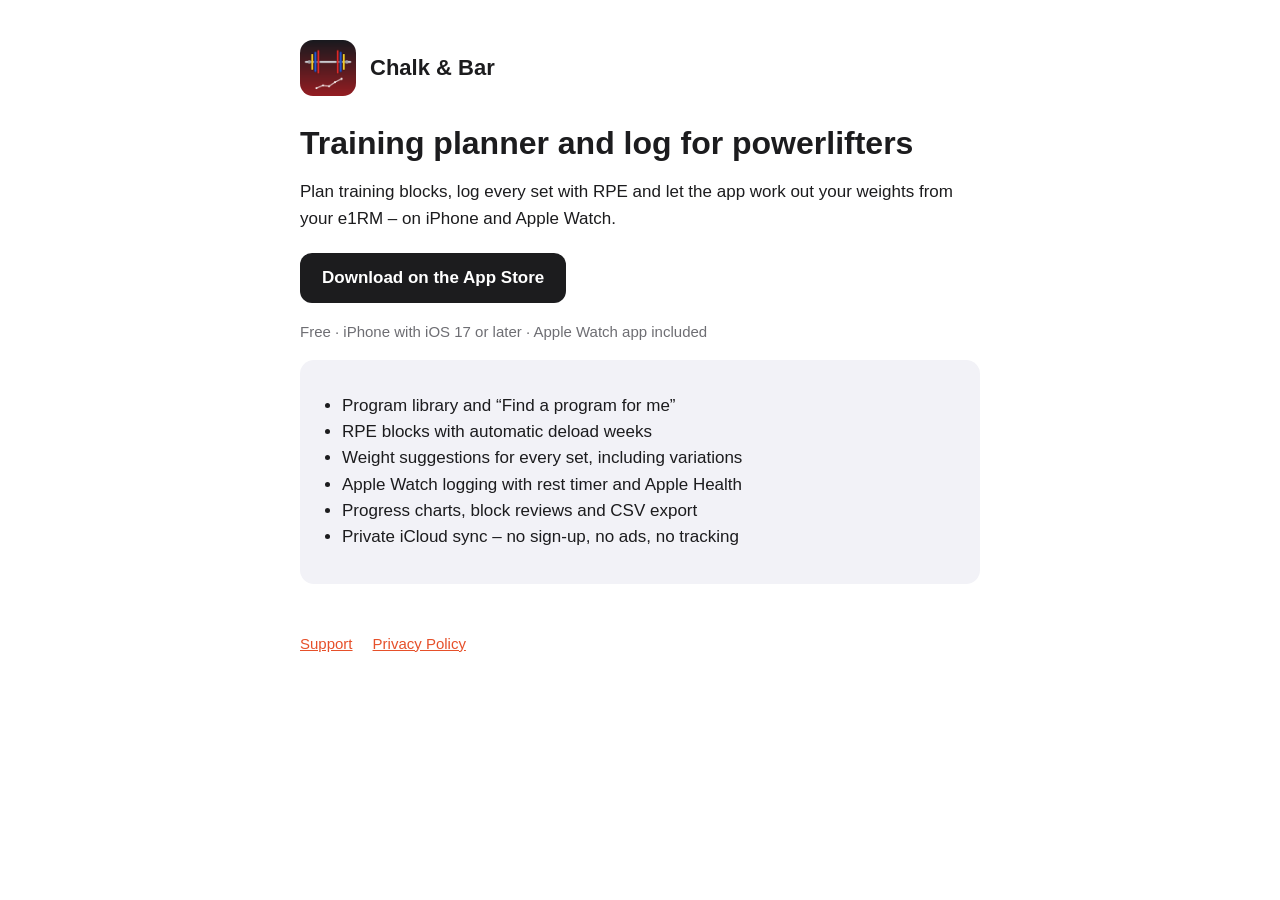
<file: index.html>
<!doctype html>
<html lang="en">
<head>
<meta charset="utf-8">
<meta name="viewport" content="width=device-width, initial-scale=1">
<title>Chalk &amp; Bar – powerlifting training planner</title>
<meta name="description" content="Plan powerlifting blocks, log every set with RPE and get weight suggestions from your e1RM. iPhone and Apple Watch.">
<meta name="apple-itunes-app" content="app-id=6827046002">
<link rel="stylesheet" href="style.css">
</head>
<body>
<main>
<header><img src="icon.png" alt="Chalk &amp; Bar icon"><a href="index.html">Chalk &amp; Bar</a></header>
<h1>Training planner and log for powerlifters</h1>
<p>Plan training blocks, log every set with RPE and let the app work out your weights from your e1RM – on iPhone and Apple Watch.</p>
<p><a class="store" href="https://apps.apple.com/app/id6827046002">Download on the App Store</a></p>
<p class="muted">Free · iPhone with iOS 17 or later · Apple Watch app included</p>
<div class="card">
<ul>
<li>Program library and “Find a program for me”</li>
<li>RPE blocks with automatic deload weeks</li>
<li>Weight suggestions for every set, including variations</li>
<li>Apple Watch logging with rest timer and Apple Health</li>
<li>Progress charts, block reviews and CSV export</li>
<li>Private iCloud sync – no sign-up, no ads, no tracking</li>
</ul>
</div>
<nav><a href="support.html">Support</a><a href="privacy.html">Privacy Policy</a></nav>
</main>
</body>
</html>
</file>
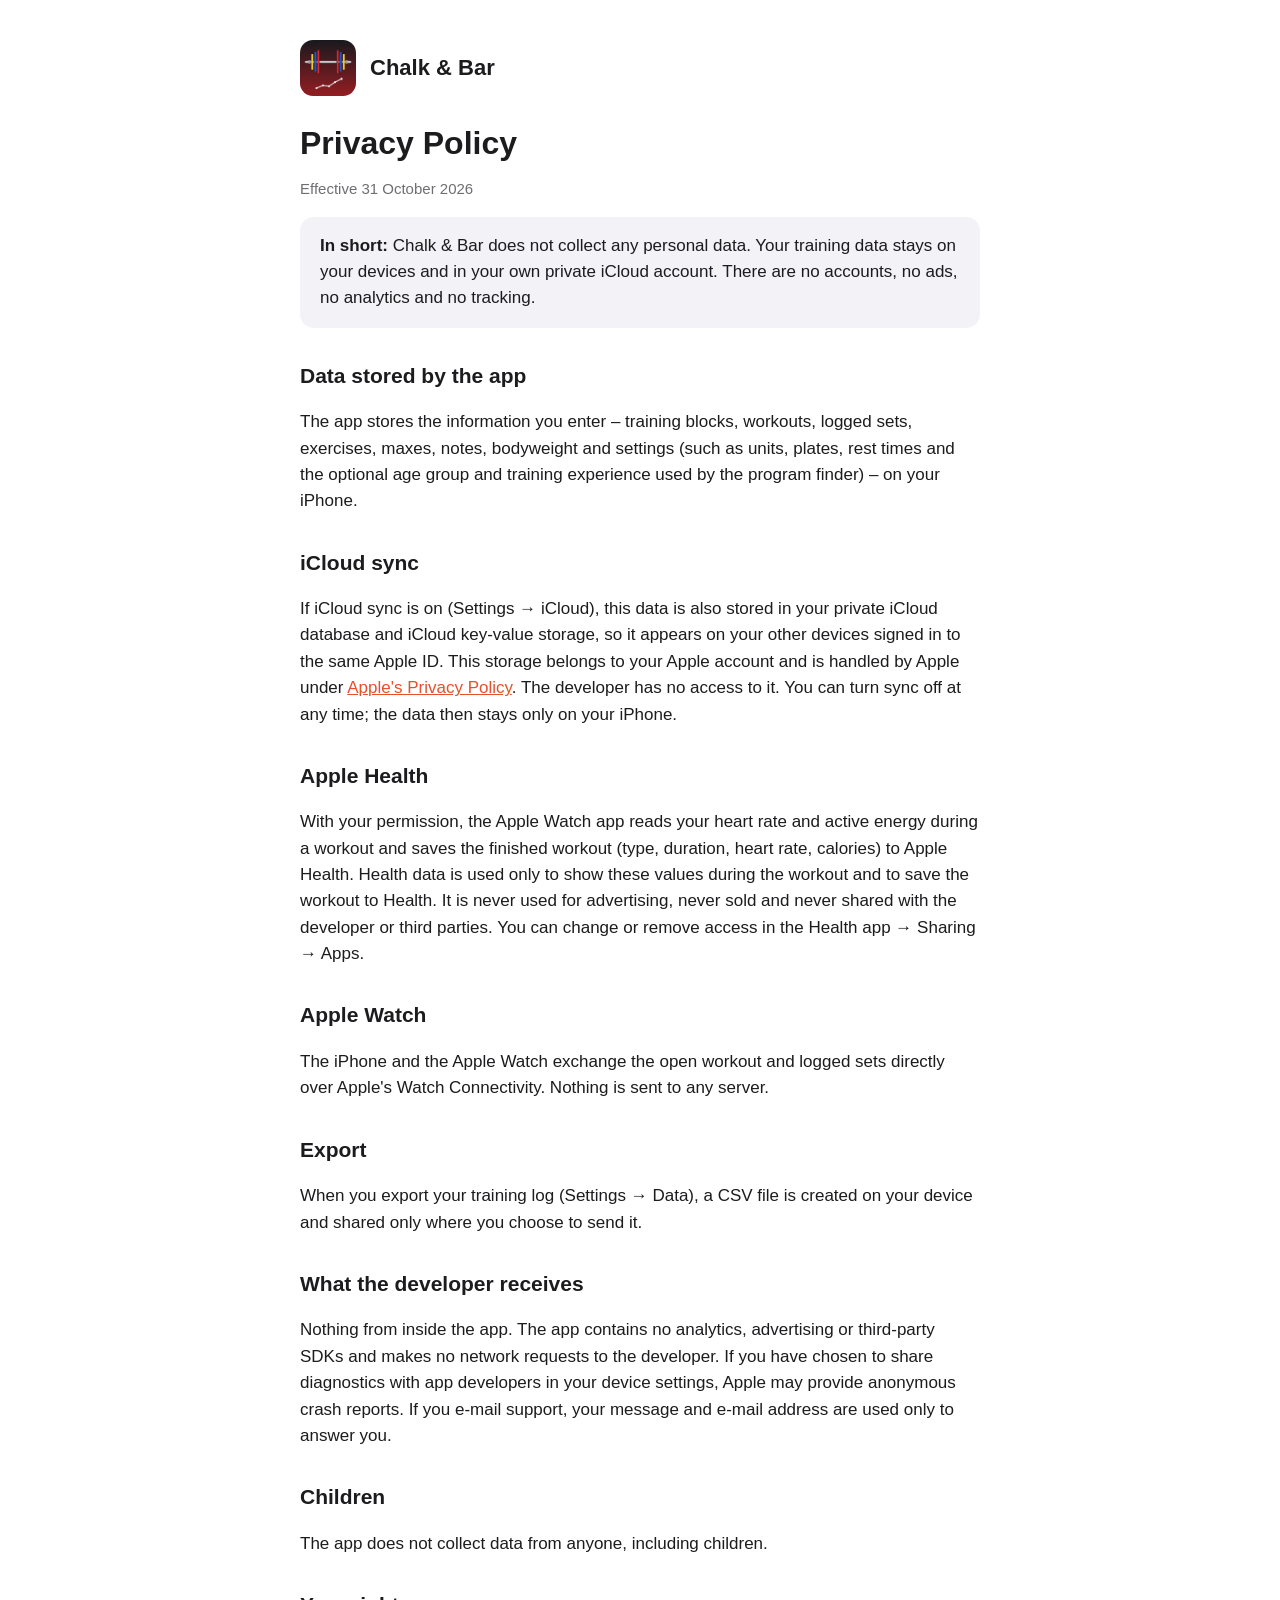
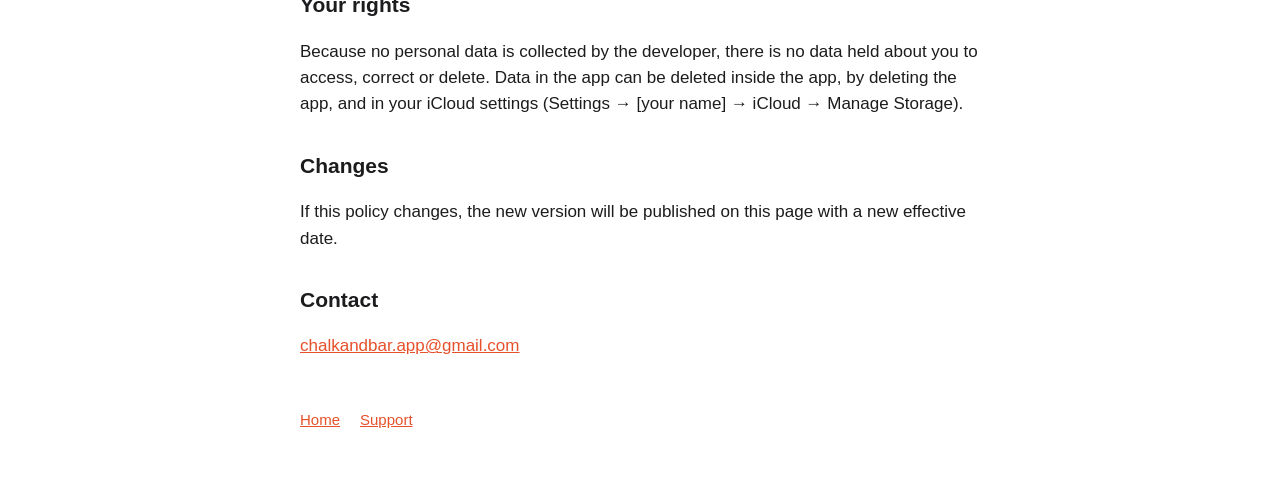
<file: privacy.html>
<!doctype html>
<html lang="en">
<head>
<meta charset="utf-8">
<meta name="viewport" content="width=device-width, initial-scale=1">
<title>Privacy Policy – Chalk &amp; Bar</title>
<meta name="apple-itunes-app" content="app-id=6827046002">
<link rel="stylesheet" href="style.css">
</head>
<body>
<main>
<header><img src="icon.png" alt="Chalk &amp; Bar icon"><a href="index.html">Chalk &amp; Bar</a></header>
<h1>Privacy Policy</h1>
<p class="muted">Effective 31 October 2026</p>

<div class="card"><strong>In short:</strong> Chalk &amp; Bar does not collect any personal data. Your training data stays on your devices and in your own private iCloud account. There are no accounts, no ads, no analytics and no tracking.</div>

<h2>Data stored by the app</h2>
<p>The app stores the information you enter – training blocks, workouts, logged sets, exercises, maxes, notes, bodyweight and settings (such as units, plates, rest times and the optional age group and training experience used by the program finder) – on your iPhone.</p>

<h2>iCloud sync</h2>
<p>If iCloud sync is on (Settings → iCloud), this data is also stored in your private iCloud database and iCloud key-value storage, so it appears on your other devices signed in to the same Apple ID. This storage belongs to your Apple account and is handled by Apple under <a href="https://www.apple.com/legal/privacy/">Apple's Privacy Policy</a>. The developer has no access to it. You can turn sync off at any time; the data then stays only on your iPhone.</p>

<h2>Apple Health</h2>
<p>With your permission, the Apple Watch app reads your heart rate and active energy during a workout and saves the finished workout (type, duration, heart rate, calories) to Apple Health. Health data is used only to show these values during the workout and to save the workout to Health. It is never used for advertising, never sold and never shared with the developer or third parties. You can change or remove access in the Health app → Sharing → Apps.</p>

<h2>Apple Watch</h2>
<p>The iPhone and the Apple Watch exchange the open workout and logged sets directly over Apple's Watch Connectivity. Nothing is sent to any server.</p>

<h2>Export</h2>
<p>When you export your training log (Settings → Data), a CSV file is created on your device and shared only where you choose to send it.</p>

<h2>What the developer receives</h2>
<p>Nothing from inside the app. The app contains no analytics, advertising or third-party SDKs and makes no network requests to the developer. If you have chosen to share diagnostics with app developers in your device settings, Apple may provide anonymous crash reports. If you e-mail support, your message and e-mail address are used only to answer you.</p>

<h2>Children</h2>
<p>The app does not collect data from anyone, including children.</p>

<h2>Your rights</h2>
<p>Because no personal data is collected by the developer, there is no data held about you to access, correct or delete. Data in the app can be deleted inside the app, by deleting the app, and in your iCloud settings (Settings → [your name] → iCloud → Manage Storage).</p>

<h2>Changes</h2>
<p>If this policy changes, the new version will be published on this page with a new effective date.</p>

<h2>Contact</h2>
<p><a href="mailto:chalkandbar.app@gmail.com">chalkandbar.app@gmail.com</a></p>

<nav><a href="index.html">Home</a><a href="support.html">Support</a></nav>
</main>
</body>
</html>
</file>
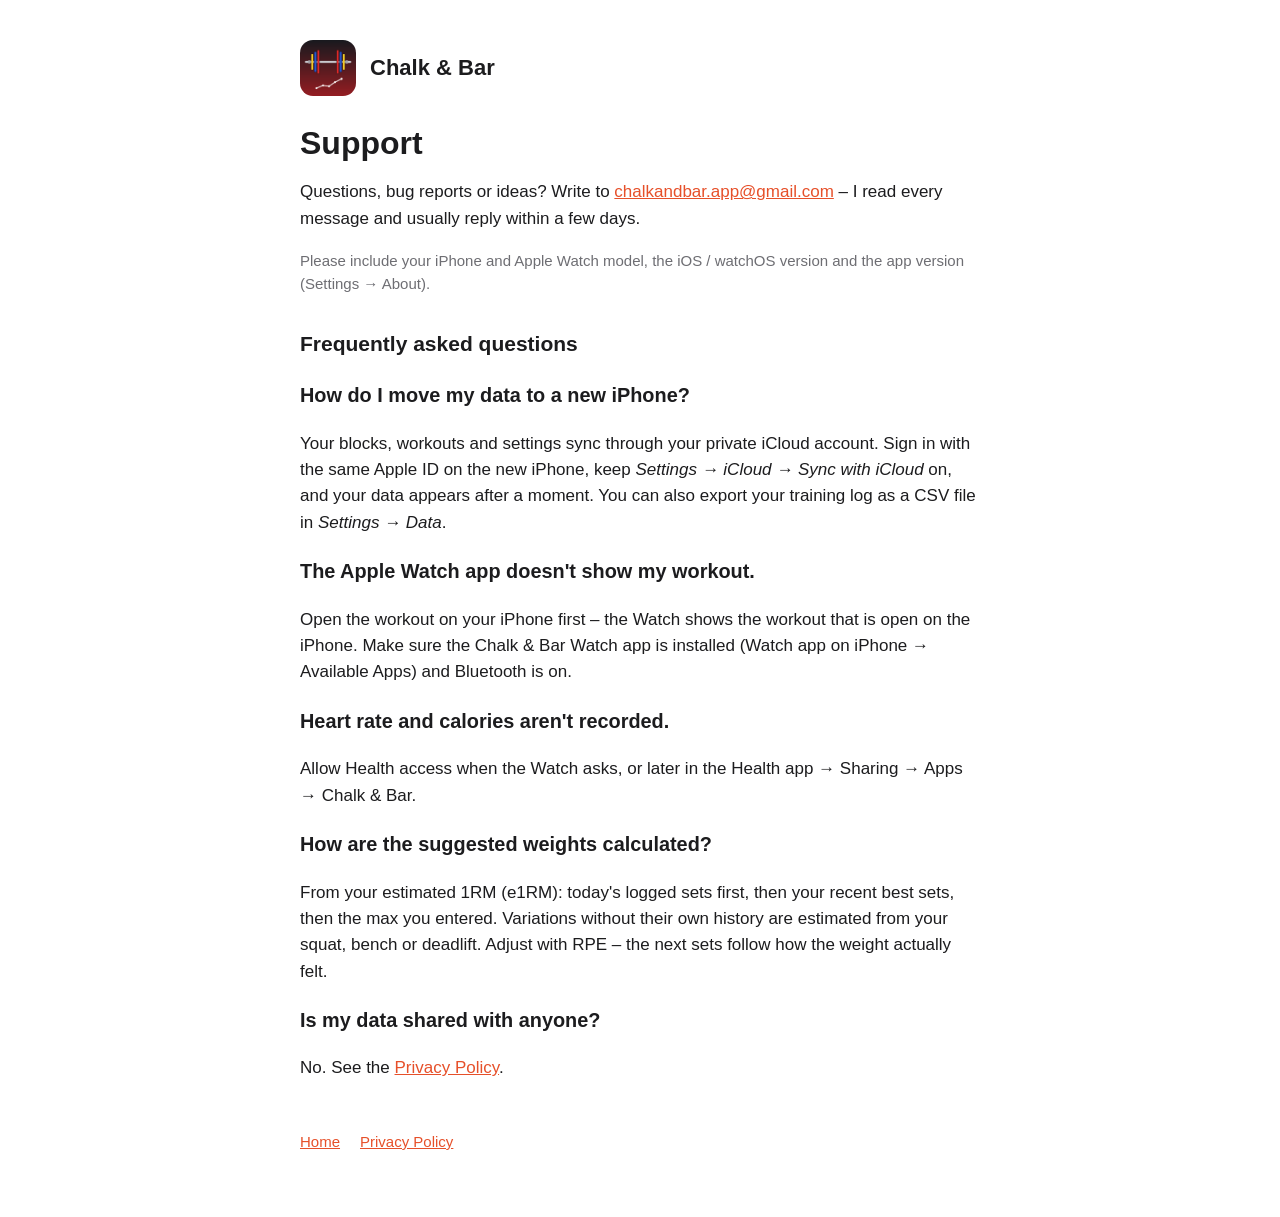
<file: support.html>
<!doctype html>
<html lang="en">
<head>
<meta charset="utf-8">
<meta name="viewport" content="width=device-width, initial-scale=1">
<title>Support – Chalk &amp; Bar</title>
<meta name="apple-itunes-app" content="app-id=6827046002">
<link rel="stylesheet" href="style.css">
</head>
<body>
<main>
<header><img src="icon.png" alt="Chalk &amp; Bar icon"><a href="index.html">Chalk &amp; Bar</a></header>
<h1>Support</h1>
<p>Questions, bug reports or ideas? Write to <a href="mailto:chalkandbar.app@gmail.com">chalkandbar.app@gmail.com</a> – I read every message and usually reply within a few days.</p>
<p class="muted">Please include your iPhone and Apple Watch model, the iOS / watchOS version and the app version (Settings → About).</p>

<h2>Frequently asked questions</h2>

<h3>How do I move my data to a new iPhone?</h3>
<p>Your blocks, workouts and settings sync through your private iCloud account. Sign in with the same Apple ID on the new iPhone, keep <em>Settings → iCloud → Sync with iCloud</em> on, and your data appears after a moment. You can also export your training log as a CSV file in <em>Settings → Data</em>.</p>

<h3>The Apple Watch app doesn't show my workout.</h3>
<p>Open the workout on your iPhone first – the Watch shows the workout that is open on the iPhone. Make sure the Chalk &amp; Bar Watch app is installed (Watch app on iPhone → Available Apps) and Bluetooth is on.</p>

<h3>Heart rate and calories aren't recorded.</h3>
<p>Allow Health access when the Watch asks, or later in the Health app → Sharing → Apps → Chalk &amp; Bar.</p>

<h3>How are the suggested weights calculated?</h3>
<p>From your estimated 1RM (e1RM): today's logged sets first, then your recent best sets, then the max you entered. Variations without their own history are estimated from your squat, bench or deadlift. Adjust with RPE – the next sets follow how the weight actually felt.</p>

<h3>Is my data shared with anyone?</h3>
<p>No. See the <a href="privacy.html">Privacy Policy</a>.</p>

<nav><a href="index.html">Home</a><a href="privacy.html">Privacy Policy</a></nav>
</main>
</body>
</html>
</file>
<file: style.css>
:root { --bg: #ffffff; --fg: #1c1c1e; --muted: #6e6e73; --accent: #e6502a; --card: #f2f2f7; }
@media (prefers-color-scheme: dark) {
  :root { --bg: #000000; --fg: #f5f5f7; --muted: #a1a1a6; --accent: #ff6a3d; --card: #1c1c1e; }
}
* { box-sizing: border-box; }
body { margin: 0; background: var(--bg); color: var(--fg);
       font: 17px/1.55 -apple-system, BlinkMacSystemFont, "Segoe UI", Roboto, Helvetica, Arial, sans-serif; }
main { max-width: 720px; margin: 0 auto; padding: 40px 20px 64px; }
header { display: flex; align-items: center; gap: 14px; margin-bottom: 28px; }
header img { width: 56px; height: 56px; border-radius: 13px; }
header a { color: var(--fg); text-decoration: none; font-weight: 700; font-size: 22px; }
h1 { font-size: 32px; line-height: 1.2; margin: 0 0 8px; }
h2 { font-size: 21px; margin: 32px 0 8px; }
p, li { color: var(--fg); }
.muted { color: var(--muted); font-size: 15px; }
a { color: var(--accent); }
.card { background: var(--card); border-radius: 14px; padding: 16px 20px; margin: 16px 0; }
nav { margin-top: 48px; display: flex; gap: 20px; font-size: 15px; }
ul { padding-left: 22px; }
.store { display: inline-block; background: var(--fg); color: var(--bg); text-decoration: none;
         font-weight: 600; padding: 12px 22px; border-radius: 12px; margin-top: 4px; }
.store:hover { opacity: 0.85; }
</file>
